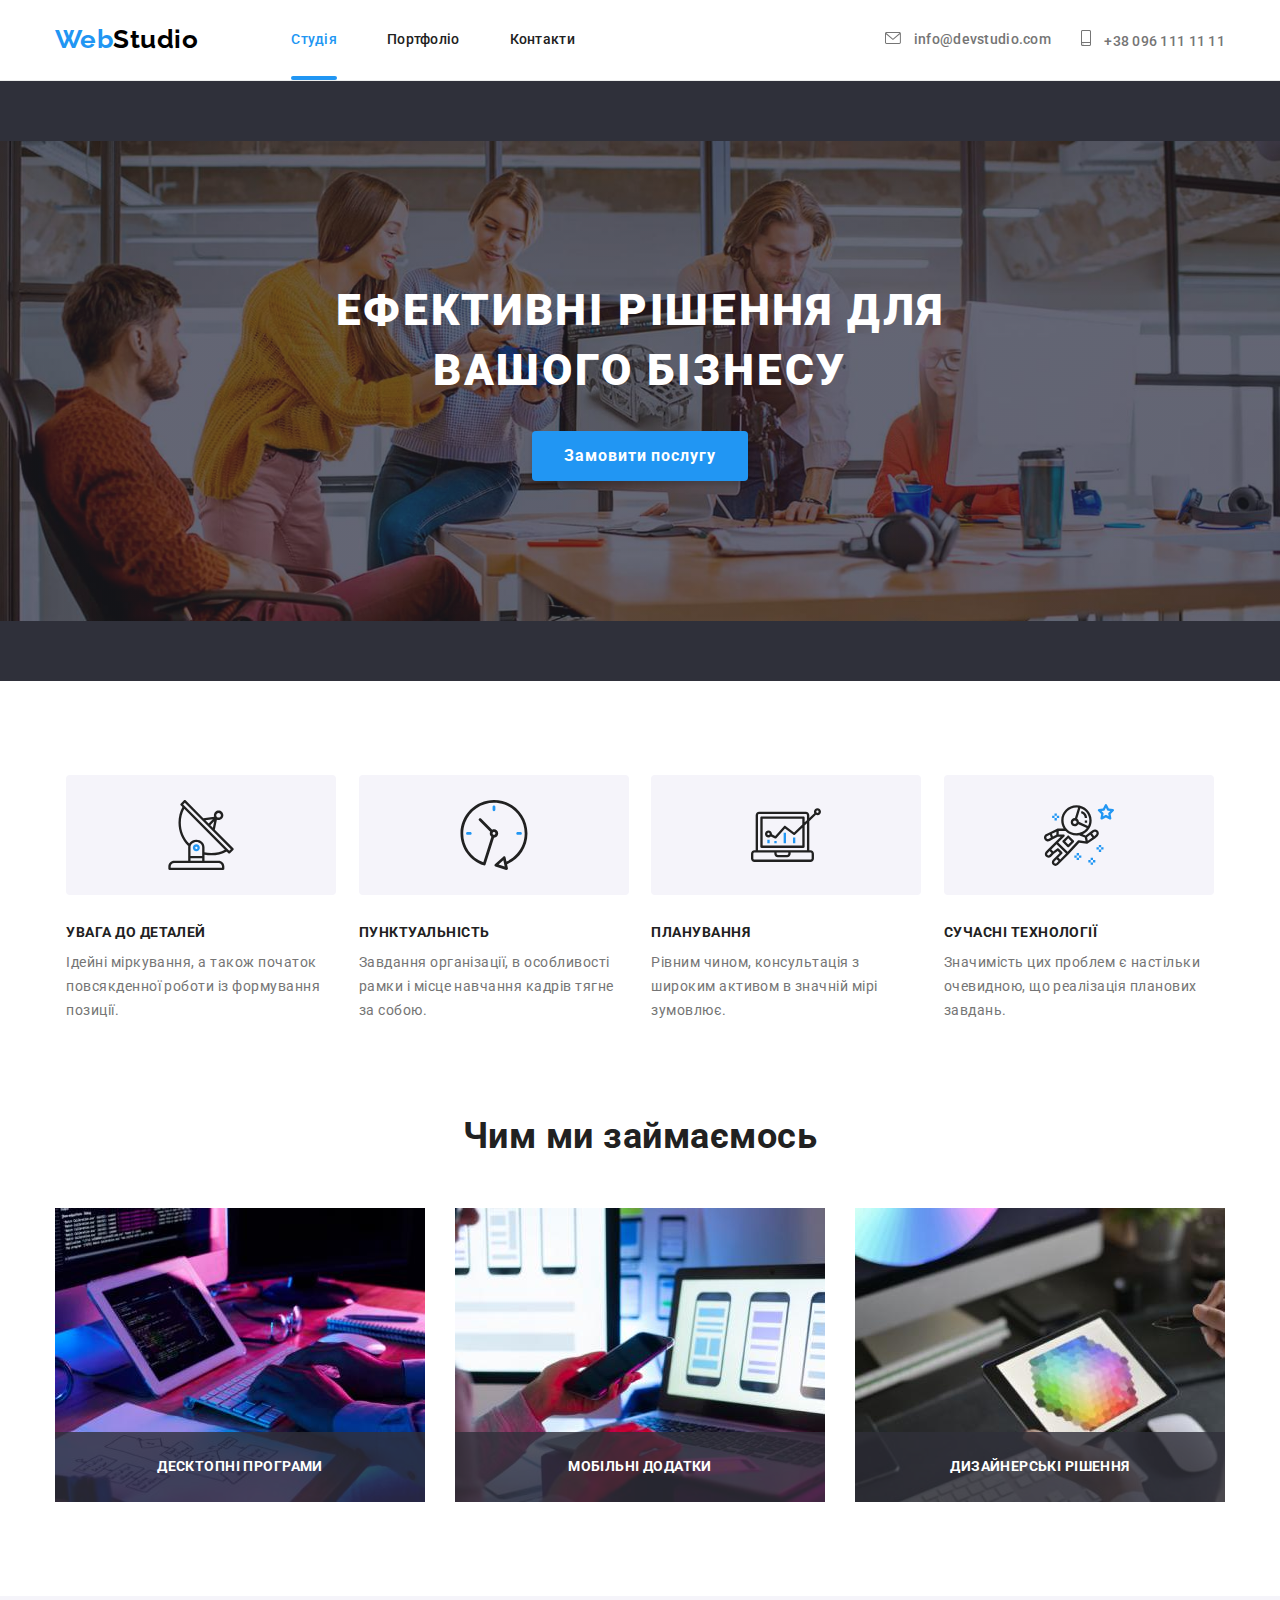
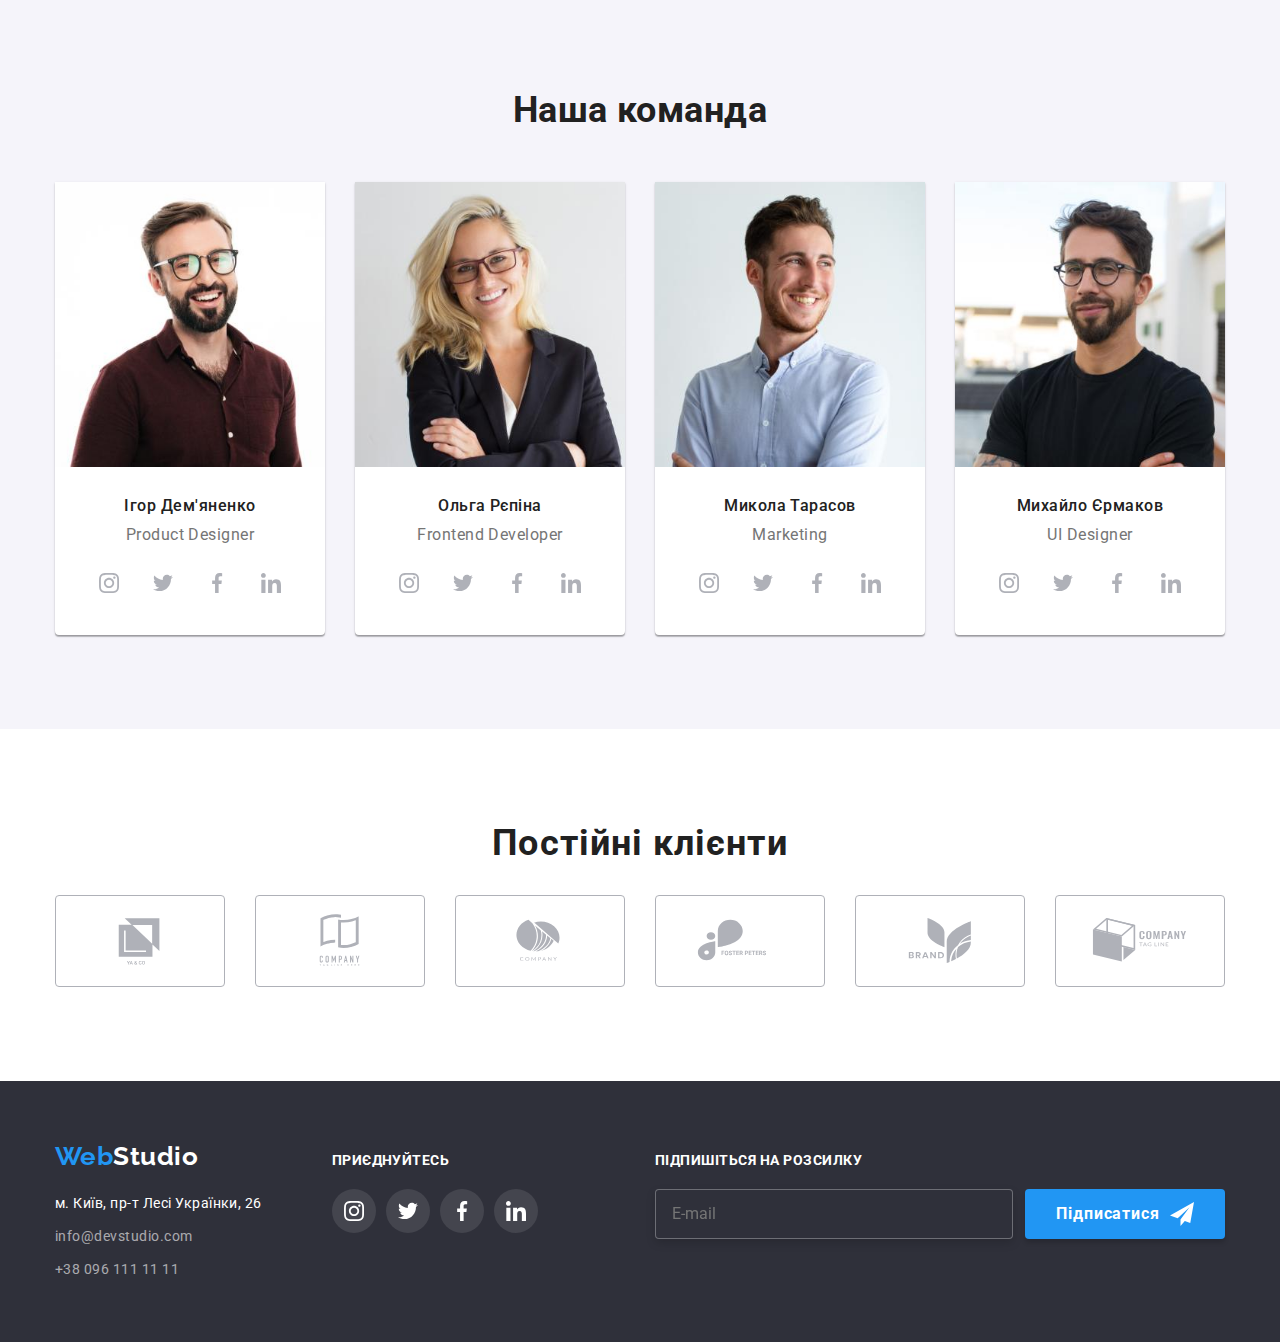
<file: index.html>
<!DOCTYPE html>
<html lang="uk">
  <head>
    <meta charset="UTF-8" />
    <meta http-equiv="X-UA-Compatible" content="IE=edge" />
    <meta name="viewport" content="width=device-width, initial-scale=1.0" />
    <title>WebStudio</title>
    <link rel="preconnect" href="https://fonts.googleapis.com" />
    <link rel="preconnect" href="https://fonts.gstatic.com" crossorigin />
    <link
      href="https://fonts.googleapis.com/css2?family=Raleway:wght@700&family=Roboto:wght@400;500;700;900&display=swap"
      rel="stylesheet"
    />
    <link
      rel="stylesheet"
      href="https://cdnjs.cloudflare.com/ajax/libs/modern-normalize/1.1.0/modern-normalize.css"
      integrity="sha512-Y0MM+V6ymRKN2zStTqzQ227DWhhp4Mzdo6gnlRnuaNCbc+YN/ZH0sBCLTM4M0oSy9c9VKiCvd4Jk44aCLrNS5Q=="
      crossorigin="anonymous"
      referrerpolicy="no-referrer"
    />
    <link rel="stylesheet" href="./css/main.min.css" />
  </head>
  <body>
    <!-- Верхня лінія -->
    <header class="page-header">
      <div class="page-header__container container">
        <a href="./index.html" class="logo" lang="en"
          >Web<span class="logo--header">Studio</span>
        </a>
        <div class="menu-container" id="menu-container" data-menu>
          <nav class="main-nav">
            <ul class="main-nav__list">
              <li class="main-nav__item">
                <a href="./index.html" class="main-nav__link current">Студія</a>
              </li>
              <li class="main-nav__item">
                <a href="./portfolio.html" class="main-nav__link">Портфоліо</a>
              </li>
              <li class="main-nav__item"><a href="#" class="main-nav__link">Контакти</a></li>
            </ul>
          </nav>
          <ul class="contact-list">
            <li class="contact-list__item contact-list__item--mobile-size">
              <a href="mailto:info@devstudio.com" class="contact-list__link">
                <svg class="contact-list__icon" width="16" height="12" aria-hidden="true">
                  <use href="./images/icons.svg#icon-envelope"></use>
                </svg>
                info@devstudio.com
              </a>
            </li>
            <li class="contact-list__item">
              <a href="tel:+380961111111" class="contact-list__link">
                <svg class="contact-list__icon" width="10" height="16" aria-hidden="true">
                  <use href="./images/icons.svg#icon-smartphone"></use>
                </svg>
                +38 096 111 11 11
              </a>
            </li>
          </ul>
          <ul class="main-social__list">
            <li class="main-social__item"><a href="#" class="main-social__link">Instagram</a></li>
            <li class="main-social__item"><a href="#" class="main-social__link">Twitter</a></li>
            <li class="main-social__item"><a href="#" class="main-social__link">Facebook</a></li>
            <li class="main-social__item"><a href="#" class="main-social__link">LinkedIn</a></li>
          </ul>
        </div>
        <button
          class="btn-menu"
          type="button"
          aria-expanded="false"
          aria-controls="menu-container"
          data-menu-btn
        >
          <svg
            class="btn-menu__icon-menu"
            width="40"
            height="40"
            aria-label="Кнопка навігаційного меню"
          >
            <use class="btn-menu__icon-menu--open" href="./images/icons.svg#icon-menu"></use>
            <use class="btn-menu__icon-menu--close" href="./images/icons.svg#icon-menu-close"></use>
          </svg>
        </button>
      </div>
    </header>

    <main>
      <!-- Шапка -->
      <section class="hero">
        <div class="hero__container container">
          <h1 class="hero__title">Ефективні рішення для вашого бізнесу</h1>
          <button type="button" class="hero__btn" data-modal-open>Замовити послугу</button>
        </div>
      </section>

      <!-- Особливості -->
      <section class="feature section">
        <div class="feature__container container">
          <h2 class="feature__title visually-hidden">Особливості</h2>
          <ul class="feature__list">
            <li class="feature__item">
              <div class="feature__icon-wrapper">
                <svg class="feature__icon" width="70" height="70" aria-hidden="true">
                  <use href="./images/icons.svg#icon-antenna"></use>
                </svg>
              </div>
              <h3 class="feature__subtitle">Увага до деталей</h3>
              <p class="feature__desc">
                Ідейні міркування, а також початок повсякденної роботи із формування позиції.
              </p>
            </li>
            <li class="feature__item">
              <div class="feature__icon-wrapper">
                <svg class="feature__icon" width="70" height="70" aria-hidden="true">
                  <use href="./images/icons.svg#icon-clock"></use>
                </svg>
              </div>
              <h3 class="feature__subtitle">Пунктуальність</h3>
              <p class="feature__desc">
                Завдання організації, в особливості рамки і місце навчання кадрів тягне за собою.
              </p>
            </li>
            <li class="feature__item">
              <div class="feature__icon-wrapper">
                <svg class="feature__icon" width="70" height="70" aria-hidden="true">
                  <use href="./images/icons.svg#icon-diagram"></use>
                </svg>
              </div>
              <h3 class="feature__subtitle">Планування</h3>
              <p class="feature__desc">
                Рівним чином, консультація з широким активом в значній мірі зумовлює.
              </p>
            </li>
            <li class="feature__item">
              <div class="feature__icon-wrapper">
                <svg class="feature__icon" width="70" height="70" aria-hidden="true">
                  <use href="./images/icons.svg#icon-astronaut"></use>
                </svg>
              </div>
              <h3 class="feature__subtitle">Сучасні технології</h3>
              <p class="feature__desc">
                Значимість цих проблем є настільки очевидною, що реалізація планових завдань.
              </p>
            </li>
          </ul>
        </div>
      </section>

      <!-- What we do section -->
      <section class="we-do section">
        <div class="we-do_container container">
          <h2 class="we-do__title">Чим ми займаємось</h2>
          <ul class="we-do__list">
            <li class="we-do__item">
              <div class="we-do__thumb">
                <img
                  srcset="
                    ./images/we-do/code-desktop-370.jpg         1x,
                    ./images/we-do/we-do@2x/code-desktop@2x.jpg 2x
                  "
                  src="./images/we-do/code-desktop-370.jpg"
                  alt="Робота з комп'ютером"
                  width="370"
                  height="294"
                  class="we-do__img"
                />
                <h3 class="we-do__subtitle">Десктопні програми</h3>
              </div>
            </li>
            <li class="we-do__item">
              <div class="we-do__thumb">
                <img
                  srcset="
                    ./images/we-do/phone-desktop-370.jpg         1x,
                    ./images/we-do/we-do@2x/phone-desktop@2x.jpg 2x
                  "
                  src="./images/we-do/phone-desktop-370.jpg"
                  alt="Презентація на ноутбуці"
                  width="370"
                  height="294"
                  class="we-do__img"
                />
                <h3 class="we-do__subtitle">Мобільні додатки</h3>
              </div>
            </li>
            <li class="we-do__item">
              <div class="we-do__thumb">
                <img
                  srcset="
                    ./images/we-do/tablet-desktop-370.jpg         1x,
                    ./images/we-do/we-do@2x/tablet-desktop@2x.jpg 2x
                  "
                  src="./images/we-do/tablet-desktop-370.jpg"
                  alt="Палітра кольорів на планшеті"
                  width="370"
                  height="294"
                  class="we-do__img"
                />
                <h3 class="we-do__subtitle">Дизайнерські рішення</h3>
              </div>
            </li>
          </ul>
        </div>
      </section>

      <!-- Our team/member section -->
      <section class="member section">
        <div class="member__container container">
          <h2 class="member__title">Наша команда</h2>
          <ul class="member__list">
            <li class="member__item">
              <picture>
                <source
                  srcset="
                    ./images/our-team/demyanenko-mobile-450.jpg            1x,
                    ./images/our-team/our-team@2x/demyanenko-mobile@2x.jpg 2x
                  "
                  media="(max-width: 767px)"
                />
                <source
                  srcset="
                    ./images/our-team/demyanenko-tablet-354.jpg            1x,
                    ./images/our-team/our-team@2x/demyanenko-tablet@2x.jpg 2x
                  "
                  media="(min-width: 768px)"
                />
                <source
                  srcset="
                    ./images/our-team/demyanenko-desktop-270.jpg            1x,
                    ./images/our-team/our-team@2x/demyanenko-desktop@2x.jpg 2x
                  "
                  media="(min-width: 1600px)"
                />
                <img
                  src="./images/our-team/demyanenko-desktop-270.jpg"
                  alt="Ігор Дем'яненко"
                  width="270"
                  height="260"
                  class="member__img"
                />
              </picture>
              <div class="member__text">
                <h3 class="member__name">Ігор Дем'яненко</h3>
                <p class="member__profession" lang="en">Product Designer</p>

                <ul class="social__list">
                  <li class="social__item">
                    <a href="#" class="social__link member__social">
                      <svg
                        class="social__icon"
                        width="20"
                        height="20"
                        aria-label="Посилання на Instagram"
                      >
                        <use href="./images/icons.svg#icon-instagram"></use>
                      </svg>
                    </a>
                  </li>
                  <li class="social__item">
                    <a href="#" class="social__link member__social">
                      <svg
                        class="social__icon"
                        width="20"
                        height="20"
                        aria-label="Посилання на Twitter"
                      >
                        <use href="./images/icons.svg#icon-twitter"></use>
                      </svg>
                    </a>
                  </li>
                  <li class="social__item">
                    <a href="#" class="social__link member__social">
                      <svg
                        class="social__icon"
                        width="20"
                        height="20"
                        aria-label="Посилання на Facebook"
                      >
                        <use href="./images/icons.svg#icon-facebook"></use>
                      </svg>
                    </a>
                  </li>
                  <li class="social__item">
                    <a href="#" class="social__link member__social">
                      <svg
                        class="social__icon"
                        width="20"
                        height="20"
                        aria-label="Посилання на LinkedIn"
                      >
                        <use href="./images/icons.svg#icon-linkedin"></use>
                      </svg>
                    </a>
                  </li>
                </ul>
              </div>
            </li>
            <li class="member__item">
              <picture>
                <source
                  srcset="
                    ./images/our-team/repina-mobile-450.jpg            1x,
                    ./images/our-team/our-team@2x/repina-mobile@2x.jpg 2x
                  "
                  media="(max-width: 767px)"
                />
                <source
                  srcset="
                    ./images/our-team/repina-tablet-354.jpg            1x,
                    ./images/our-team/our-team@2x/repina-tablet@2x.jpg 2x
                  "
                  media="(min-width: 768px)"
                />
                <source
                  srcset="
                    ./images/our-team/repina-desktop-270.jpg            1x,
                    ./images/our-team/our-team@2x/repina-desktop@2x.jpg 2x
                  "
                  media="(min-width: 1600px)"
                />
                <img
                  src="./images/our-team/repina-desktop-270.jpg"
                  alt="Ольга Рєпіна"
                  width="270"
                  height="260"
                  class="member__img"
                />
              </picture>
              <div class="member__text">
                <h3 class="member__name">Ольга Рєпіна</h3>
                <p class="member__profession" lang="en">Frontend Developer</p>
                <ul class="social__list">
                  <li class="social__item">
                    <a href="#" class="social__link member__social">
                      <svg
                        class="social__icon"
                        width="20"
                        height="20"
                        aria-label="Посилання на Instagram"
                      >
                        <use href="./images/icons.svg#icon-instagram"></use>
                      </svg>
                    </a>
                  </li>
                  <li class="social__item">
                    <a href="#" class="social__link member__social">
                      <svg
                        class="social__icon"
                        width="20"
                        height="20"
                        aria-label="Посилання на Twitter"
                      >
                        <use href="./images/icons.svg#icon-twitter"></use>
                      </svg>
                    </a>
                  </li>
                  <li class="social__item">
                    <a href="#" class="social__link member__social">
                      <svg
                        class="social__icon"
                        width="20"
                        height="20"
                        aria-label="Посилання на Facebook"
                      >
                        <use href="./images/icons.svg#icon-facebook"></use>
                      </svg>
                    </a>
                  </li>
                  <li class="social__item">
                    <a href="#" class="social__link member__social">
                      <svg
                        class="social__icon"
                        width="20"
                        height="20"
                        aria-label="Посилання на LinkedIn"
                      >
                        <use href="./images/icons.svg#icon-linkedin"></use>
                      </svg>
                    </a>
                  </li>
                </ul>
              </div>
            </li>
            <li class="member__item">
              <picture>
                <source
                  srcset="
                    ./images/our-team/tarasov-mobile-450.jpg            1x,
                    ./images/our-team/our-team@2x/tarasov-mobile@2x.jpg 2x
                  "
                  media="(max-width: 767px)"
                />
                <source
                  srcset="
                    ./images/our-team/tarasov-tablet-354.jpg            1x,
                    ./images/our-team/our-team@2x/tarasov-tablet@2x.jpg 2x
                  "
                  media="(min-width: 768px)"
                />
                <source
                  srcset="
                    ./images/our-team/tarasov-desktop-270.jpg            1x,
                    ./images/our-team/our-team@2x/tarasov-desktop@2x.jpg 2x
                  "
                  media="(min-width: 1600px)"
                />
                <img
                  src="./images/our-team/tarasov-desktop-270.jpg"
                  alt="Микола Тарасов"
                  width="270"
                  height="260"
                  class="member__img"
                />
              </picture>
              <div class="member__text">
                <h3 class="member__name">Микола Тарасов</h3>
                <p class="member__profession" lang="en">Marketing</p>
                <ul class="social__list">
                  <li class="social__item">
                    <a href="#" class="social__link member__social">
                      <svg
                        class="social__icon"
                        width="20"
                        height="20"
                        aria-label="Посилання на Instagram"
                      >
                        <use href="./images/icons.svg#icon-instagram"></use>
                      </svg>
                    </a>
                  </li>
                  <li class="social__item">
                    <a href="#" class="social__link member__social">
                      <svg
                        class="social__icon"
                        width="20"
                        height="20"
                        aria-label="Посилання на Twitter"
                      >
                        <use href="./images/icons.svg#icon-twitter"></use>
                      </svg>
                    </a>
                  </li>
                  <li class="social__item">
                    <a href="#" class="social__link member__social">
                      <svg
                        class="social__icon"
                        width="20"
                        height="20"
                        aria-label="Посилання на Facebook"
                      >
                        <use href="./images/icons.svg#icon-facebook"></use>
                      </svg>
                    </a>
                  </li>
                  <li class="social__item">
                    <a href="#" class="social__link member__social">
                      <svg
                        class="social__icon"
                        width="20"
                        height="20"
                        aria-label="Посилання на LinkedIn"
                      >
                        <use href="./images/icons.svg#icon-linkedin"></use>
                      </svg>
                    </a>
                  </li>
                </ul>
              </div>
            </li>
            <li class="member__item">
              <picture>
                <source
                  srcset="
                    ./images/our-team/ermakov-mobile-450.jpg            1x,
                    ./images/our-team/our-team@2x/ermakov-mobile@2x.jpg 2x
                  "
                  media="(max-width: 767px)"
                />
                <source
                  srcset="
                    ./images/our-team/ermakov-tablet-354.jpg            1x,
                    ./images/our-team/our-team@2x/ermakov-tablet@2x.jpg 2x
                  "
                  media="(min-width: 768px)"
                />
                <source
                  srcset="
                    ./images/our-team/ermakov-desktop-270.jpg            1x,
                    ./images/our-team/our-team@2x/ermakov-desktop@2x.jpg 2x
                  "
                  media="(min-width: 1600px)"
                />
                <img
                  src="./images/our-team/ermakov-desktop-270.jpg"
                  alt="Михайло Єрмаков"
                  width="270"
                  height="260"
                  class="member__img"
                />
              </picture>
              <div class="member__text">
                <h3 class="member__name">Михайло Єрмаков</h3>
                <p class="member__profession" lang="en">UI Designer</p>
                <ul class="social__list">
                  <li class="social__item">
                    <a href="#" class="social__link member__social">
                      <svg
                        class="social__icon"
                        width="20"
                        height="20"
                        aria-label="Посилання на Instagram"
                      >
                        <use href="./images/icons.svg#icon-instagram"></use>
                      </svg>
                    </a>
                  </li>
                  <li class="social__item">
                    <a href="#" class="social__link member__social">
                      <svg
                        class="social__icon"
                        width="20"
                        height="20"
                        aria-label="Посилання на Twitter"
                      >
                        <use href="./images/icons.svg#icon-twitter"></use>
                      </svg>
                    </a>
                  </li>
                  <li class="social__item">
                    <a href="#" class="social__link member__social">
                      <svg
                        class="social__icon"
                        width="20"
                        height="20"
                        aria-label="Посилання на Facebook"
                      >
                        <use href="./images/icons.svg#icon-facebook"></use>
                      </svg>
                    </a>
                  </li>
                  <li class="social__item">
                    <a href="#" class="social__link member__social">
                      <svg
                        class="social__icon"
                        width="20"
                        height="20"
                        aria-label="Посилання на LinkedIn"
                      >
                        <use href="./images/icons.svg#icon-linkedin"></use>
                      </svg>
                    </a>
                  </li>
                </ul>
              </div>
            </li>
          </ul>
        </div>
      </section>

      <!-- Regular clients -->
      <section class="client section">
        <div class="client__container container">
          <h2 class="client__title">Постійні клієнти</h2>
          <ul class="client__list">
            <li class="client__item">
              <a href="#" class="client__link">
                <svg
                  class="client__icon"
                  width="106"
                  height="60"
                  aria-label="Посилання на Ya and Co"
                >
                  <use href="./images/icons.svg#icon-ya-and-co"></use>
                </svg>
              </a>
            </li>
            <li class="client__item">
              <a href="#" class="client__link">
                <svg
                  class="client__icon"
                  width="106"
                  height="60"
                  aria-label="Посилання на Company tagline here"
                >
                  <use href="./images/icons.svg#icon-company-tagline-here"></use>
                </svg>
              </a>
            </li>
            <li class="client__item">
              <a href="#" class="client__link">
                <svg class="client__icon" width="106" height="60" aria-label="Посилання на Company">
                  <use href="./images/icons.svg#icon-company"></use>
                </svg>
              </a>
            </li>
            <li class="client__item">
              <a href="#" class="client__link">
                <svg
                  class="client__icon"
                  width="106"
                  height="60"
                  aria-label="Посилання на Foster peters"
                >
                  <use href="./images/icons.svg#icon-foster-peters"></use>
                </svg>
              </a>
            </li>
            <li class="client__item">
              <a href="#" class="client__link">
                <svg class="client__icon" width="106" height="60" aria-label="Посилання на Brand">
                  <use href="./images/icons.svg#icon-brand"></use>
                </svg>
              </a>
            </li>
            <li class="client__item">
              <a href="#" class="client__link">
                <svg
                  class="client__icon"
                  width="106"
                  height="60"
                  aria-label="Посилання на Company tagline"
                >
                  <use href="./images/icons.svg#icon-company-tagline"></use>
                </svg>
              </a>
            </li>
          </ul>
        </div>
      </section>

      <!-- Modal window -->
      <div class="backdrop is-hidden" data-modal>
        <div class="modal">
          <button type="button" class="modal__close-btn" data-modal-close>
            <svg class="modal__close-icon" width="18" height="18" aria-label="Закрити">
              <use href="./images/icons.svg#icon-close-modal"></use>
            </svg>
          </button>
          <p class="modal__title">Залишіть свої дані, ми вам передзвонимо</p>
          <form class="form-order">
            <div class="form-order__field">
              <label class="form-order__label" for="name-order">Ім'я</label>
              <div class="form-order__input-thumb">
                <input class="form-order__input" type="text" name="name-order" id="name-order" />
                <svg class="form-order__icon" width="18px" height="18px" aria-hidden="true">
                  <use href="./images/icons.svg#icon-person-modal"></use>
                </svg>
              </div>
            </div>
            <div class="form-order__field">
              <label class="form-order__label" for="tel-order">Телефон</label>
              <div class="form-order__input-thumb">
                <input class="form-order__input" type="tel" name="tel-order" id="tel-order" />
                <svg class="form-order__icon" width="18px" height="18px" aria-hidden="true">
                  <use href="./images/icons.svg#icon-phone-modal"></use>
                </svg>
              </div>
            </div>
            <div class="form-order__field">
              <label class="form-order__label" for="email-order">Пошта</label>
              <div class="form-order__input-thumb">
                <input class="form-order__input" type="email" name="email-order" id="email-order" />
                <svg class="form-order__icon" width="18px" height="18px" aria-hidden="true">
                  <use href="./images/icons.svg#icon-email-modal"></use>
                </svg>
              </div>
            </div>
            <div class="form-order__field">
              <label class="form-order__label" for="comment-order">Коментарій</label>
              <textarea
                class="form-order__textarea"
                name="comment-order"
                id="comment-order"
                cols="30"
                rows="10"
                placeholder="Введіть текст"
              ></textarea>
            </div>
            <div class="form-order__privacy-field">
              <label class="form-order__privacy-label">
                <input class="form-order__privacy-imput" type="checkbox" name="privacy-checkbox" />
                <span class="form-order__privacy-checkbox"></span>
                Погоджуюся з розсилкою та приймаю
                <a href="#" class="form-order__privacy-link">Умови договору</a>
              </label>
            </div>
            <button class="form-order__send-btn" type="submit">Відправити</button>
          </form>
        </div>
      </div>
    </main>

    <!-- Підвал -->
    <footer class="page-footer">
      <div class="page-footer__container container">
        <div class="page-footer__address-wrapper">
          <a href="./index.html" class="logo" lang="en"
            >Web<span class="logo--footer">Studio</span></a
          >
          <address>
            <ul class="address__list">
              <li class="address__item">
                <a
                  href="https://goo.gl/maps/CPtrU1FHBa2aNyZL9"
                  target="_blank"
                  rel="noopener noreferrer"
                  class="address__link address__link--location"
                  >м. Київ, пр-т Лесі Українки, 26</a
                >
              </li>
              <li class="address__item">
                <a href="mailto:info@devstudio.com" class="address__link">info@devstudio.com</a>
              </li>
              <li class="address__item">
                <a href="tel:+380961111111" class="address__link">+38 096 111 11 11</a>
              </li>
            </ul>
          </address>
        </div>

        <div class="page-footer__social-wrapper">
          <p class="page-footer__social-title">Приєднуйтесь</p>
          <ul class="social__list">
            <li class="social__item">
              <a href="#" class="social__link page-footer__social">
                <svg
                  class="social__icon"
                  width="20"
                  height="20"
                  aria-label="Посилання на Instagram"
                >
                  <use href="./images/icons.svg#icon-instagram"></use>
                </svg>
              </a>
            </li>
            <li class="social__item">
              <a href="#" class="social__link page-footer__social">
                <svg class="social__icon" width="20" height="20" aria-label="Посилання на Twitter">
                  <use href="./images/icons.svg#icon-twitter"></use>
                </svg>
              </a>
            </li>
            <li class="social__item">
              <a href="#" class="social__link page-footer__social">
                <svg class="social__icon" width="20" height="20" aria-label="Посилання на Facebook">
                  <use href="./images/icons.svg#icon-facebook"></use>
                </svg>
              </a>
            </li>
            <li class="social__item">
              <a href="#" class="social__link page-footer__social">
                <svg class="social__icon" width="20" height="20" aria-label="Посилання на LinkedIn">
                  <use href="./images/icons.svg#icon-linkedin"></use>
                </svg>
              </a>
            </li>
          </ul>
        </div>

        <div class="page-footer__newsletter-wrapper">
          <p class="newsletter__title">Підпишіться на розсилку</p>
          <form class="newsletter__form">
            <input
              type="email"
              class="newsletter__input"
              name="email-newsletter"
              id="email-newsletter"
              placeholder="E-mail"
            />
            <button type="submit" class="newsletter__btn">
              Підписатися
              <svg class="newsletter__icon-btn" width="24" height="24" aria-hidden="true">
                <use href="./images/icons.svg#icon-send-btn"></use>
              </svg>
            </button>
          </form>
        </div>
      </div>
    </footer>
    <script src="./js/modal.js"></script>
    <script src="./js/menu.js"></script>
  </body>
</html>
</file>
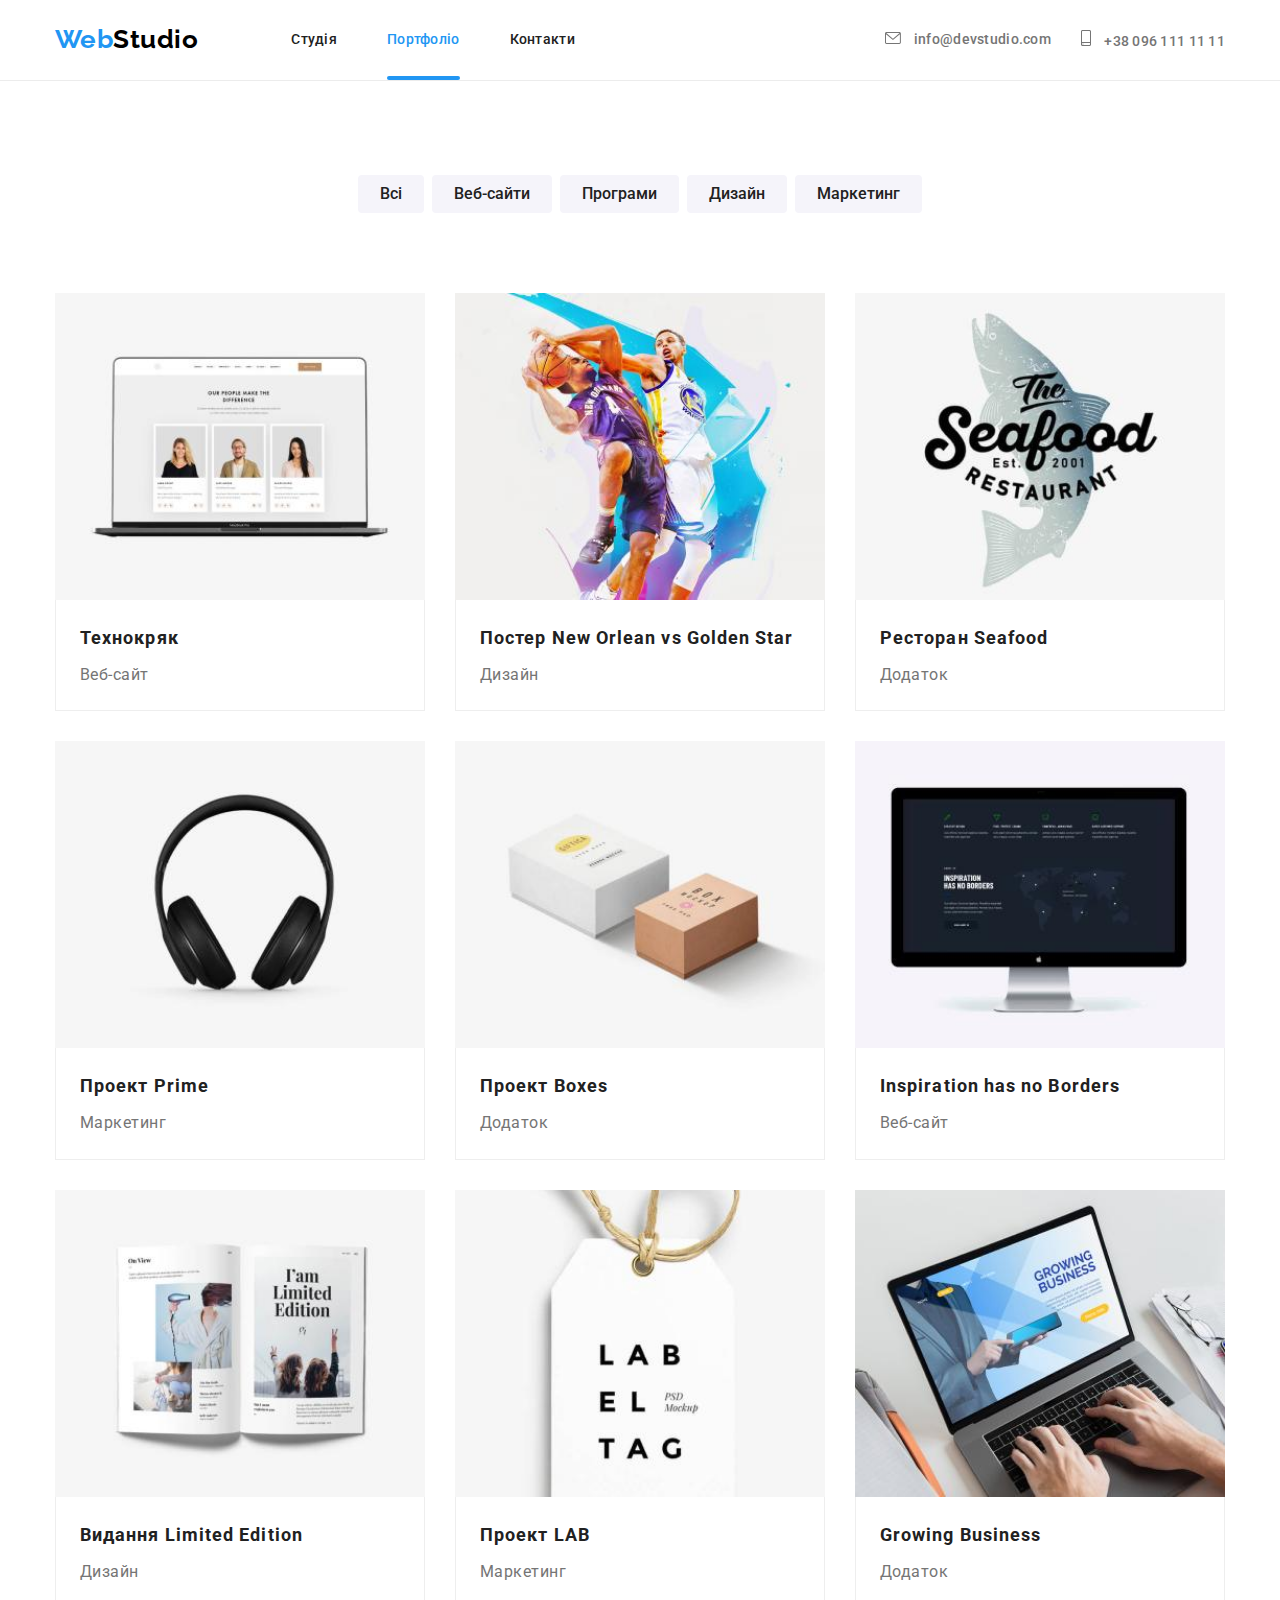
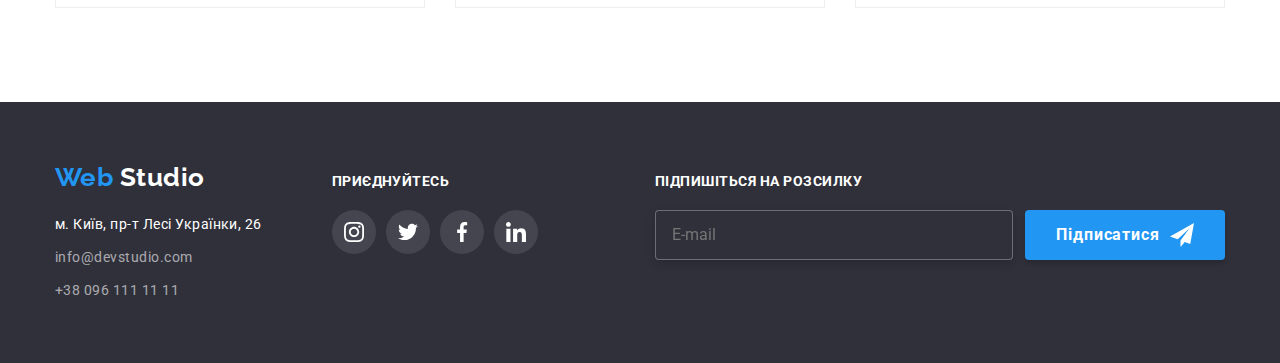
<file: portfolio.html>
<!DOCTYPE html>
<html lang="uk">
  <head>
    <meta charset="UTF-8" />
    <meta http-equiv="X-UA-Compatible" content="IE=edge" />
    <meta name="viewport" content="width=device-width, initial-scale=1.0" />
    <title>Portfolio</title>
    <link rel="preconnect" href="https://fonts.googleapis.com" />
    <link rel="preconnect" href="https://fonts.gstatic.com" crossorigin />
    <link
      href="https://fonts.googleapis.com/css2?family=Raleway:wght@700&family=Roboto:wght@400;500;700;900&display=swap"
      rel="stylesheet"
    />
    <link
      rel="stylesheet"
      href="https://cdnjs.cloudflare.com/ajax/libs/modern-normalize/1.1.0/modern-normalize.css"
      integrity="sha512-Y0MM+V6ymRKN2zStTqzQ227DWhhp4Mzdo6gnlRnuaNCbc+YN/ZH0sBCLTM4M0oSy9c9VKiCvd4Jk44aCLrNS5Q=="
      crossorigin="anonymous"
      referrerpolicy="no-referrer"
    />
    <link rel="stylesheet" href="./css/main.min.css" />
  </head>
  <body>
    <header class="page-header">
      <div class="page-header__container container">
        <a href="./index.html" class="logo" lang="en"
          >Web<span class="logo--header">Studio</span>
        </a>
        <div class="menu-container" id="menu-container" data-menu>
          <nav class="main-nav">
            <ul class="main-nav__list">
              <li class="main-nav__item">
                <a href="./index.html" class="main-nav__link">Студія</a>
              </li>
              <li class="main-nav__item">
                <a href="./portfolio.html" class="main-nav__link current">Портфоліо</a>
              </li>
              <li class="main-nav__item"><a href="#" class="main-nav__link">Контакти</a></li>
            </ul>
          </nav>
          <ul class="contact-list">
            <li class="contact-list__item contact-list__item--mobile-size">
              <a href="mailto:info@devstudio.com" class="contact-list__link">
                <svg class="contact-list__icon" width="16" height="12" aria-hidden="true">
                  <use href="./images/icons.svg#icon-envelope"></use>
                </svg>
                info@devstudio.com
              </a>
            </li>
            <li class="contact-list__item">
              <a href="tel:+380961111111" class="contact-list__link">
                <svg class="contact-list__icon" width="10" height="16" aria-hidden="true">
                  <use href="./images/icons.svg#icon-smartphone"></use>
                </svg>
                +38 096 111 11 11
              </a>
            </li>
          </ul>
          <ul class="main-social__list">
            <li class="main-social__item"><a href="#" class="main-social__link">Instagram</a></li>
            <li class="main-social__item"><a href="#" class="main-social__link">Twitter</a></li>
            <li class="main-social__item"><a href="#" class="main-social__link">Facebook</a></li>
            <li class="main-social__item"><a href="#" class="main-social__link">LinkedIn</a></li>
          </ul>
        </div>
        <button
          class="btn-menu"
          type="button"
          aria-expanded="false"
          aria-controls="menu-container"
          data-menu-btn
        >
          <svg
            class="btn-menu__icon-menu"
            width="40"
            height="40"
            aria-label="Кнопка навігаційного меню"
          >
            <use class="btn-menu__icon-menu--open" href="./images/icons.svg#icon-menu"></use>
            <use class="btn-menu__icon-menu--close" href="./images/icons.svg#icon-menu-close"></use>
          </svg>
        </button>
      </div>
    </header>

    <main>
      <section>
        <div class="container portfolio">
          <h1 class="portfolio_title visually-hidden">Портфоліо</h1>
          <ul class="filter__list">
            <li class="filter__item"><button type="button" class="filter__btn">Всі</button></li>
            <li class="filter__item">
              <button type="button" class="filter__btn">Веб-сайти</button>
            </li>
            <li class="filter__item">
              <button type="button" class="filter__btn">Програми</button>
            </li>
            <li class="filter__item"><button type="button" class="filter__btn">Дизайн</button></li>
            <li class="filter__item">
              <button type="button" class="filter__btn">Маркетинг</button>
            </li>
          </ul>

          <ul class="preview__list">
            <li class="preview__item">
              <a href="#" class="preview__link">
                <div class="preview__thumb-img">
                  <picture>
                    <source
                      srcset="
                        ./images/portfolio/technocrack-mobile-450.jpg             1x,
                        ./images/portfolio/portfolio@2x/technocrack-mobile@2x.jpg 2x
                      "
                      media="(max-width: 767px)"
                    />
                    <source
                      srcset="
                        ./images/portfolio/technocrack-tablet-354.jpg             1x,
                        ./images/portfolio/portfolio@2x/technocrack-tablet@2x.jpg 2x
                      "
                      media="(min-width: 768px)"
                    />
                    <source
                      srcset="
                        ./images/portfolio/technocrack-desktop-370.jpg             1x,
                        ./images/portfolio/portfolio@2x/technocrack-desktop@2x.jpg 2x
                      "
                      media="(min-width: 1600px)"
                    />
                    <img
                      src="./images/portfolio/technocrack-desktop-370.jpg"
                      alt="Технокряк"
                      width="370"
                      height="294"
                      class="preview__img"
                    />
                  </picture>
                  <p class="preview__desc-overlay">
                    Ресурс пропонує комплексні пропозиції з різним рівнем функціоналу та сервісів.
                    Все це дозволить відвідувачу отримати вичерпні відомості про компанію чи
                    приватну особу.
                  </p>
                </div>
                <div class="preview__text">
                  <h2 class="preview__title">Технокряк</h2>
                  <p class="preview__desc">Веб-сайт</p>
                </div>
              </a>
            </li>
            <li class="preview__item">
              <a href="#" class="preview__link">
                <div class="preview__thumb-img">
                  <picture>
                    <source
                      srcset="
                        ./images/portfolio/poster-mobile-450.jpg             1x,
                        ./images/portfolio/portfolio@2x/poster-mobile@2x.jpg 2x
                      "
                      media="(max-width: 767px)"
                    />
                    <source
                      srcset="
                        ./images/portfolio/poster-tablet-354.jpg             1x,
                        ./images/portfolio/portfolio@2x/poster-tablet@2x.jpg 2x
                      "
                      media="(min-width: 768px)"
                    />
                    <source
                      srcset="
                        ./images/portfolio/poster-desktop-370.jpg             1x,
                        ./images/portfolio/portfolio@2x/poster-desktop@2x.jpg 2x
                      "
                      media="(min-width: 1600px)"
                    />
                    <img
                      src="./images/portfolio/poster-desktop-370.jpg"
                      alt="Постер New Orlean vs Golden Star"
                      width="370"
                      height="294"
                      class="preview__img"
                    />
                  </picture>
                  <p class="preview__desc-overlay">
                    Ресурс пропонує комплексні пропозиції з різним рівнем функціоналу та сервісів.
                    Все це дозволить відвідувачу отримати вичерпні відомості про компанію чи
                    приватну особу.
                  </p>
                </div>
                <div class="preview__text">
                  <h2 class="preview__title">
                    Постер <span lang="en">New Orlean vs Golden Star</span>
                  </h2>
                  <p class="preview__desc">Дизайн</p>
                </div>
              </a>
            </li>
            <li class="preview__item">
              <a href="#" class="preview__link">
                <div class="preview__thumb-img">
                  <picture>
                    <source
                      srcset="
                        ./images/portfolio/seafood-mobile-450.jpg             1x,
                        ./images/portfolio/portfolio@2x/seafood-mobile@2x.jpg 2x
                      "
                      media="(max-width: 767px)"
                    />
                    <source
                      srcset="
                        ./images/portfolio/seafood-tablet-354.jpg             1x,
                        ./images/portfolio/portfolio@2x/seafood-tablet@2x.jpg 2x
                      "
                      media="(min-width: 768px)"
                    />
                    <source
                      srcset="
                        ./images/portfolio/seafood-desktop-370.jpg             1x,
                        ./images/portfolio/portfolio@2x/seafood-desktop@2x.jpg 2x
                      "
                      media="(min-width: 1600px)"
                    />
                    <img
                      src="./images/portfolio/seafood-desktop-370.jpg"
                      alt="Ресторан Seafood"
                      width="370"
                      height="294"
                      class="preview__img"
                    />
                  </picture>
                  <p class="preview__desc-overlay">
                    Ресурс пропонує комплексні пропозиції з різним рівнем функціоналу та сервісів.
                    Все це дозволить відвідувачу отримати вичерпні відомості про компанію чи
                    приватну особу.
                  </p>
                </div>
                <div class="preview__text">
                  <h2 class="preview__title">Ресторан <span lang="en">Seafood</span></h2>
                  <p class="preview__desc">Додаток</p>
                </div></a
              >
            </li>
            <li class="preview__item">
              <a href="#" class="preview__link">
                <div class="preview__thumb-img">
                  <picture>
                    <source
                      srcset="
                        ./images/portfolio/prime-mobile-450.jpg             1x,
                        ./images/portfolio/portfolio@2x/prime-mobile@2x.jpg 2x
                      "
                      media="(max-width: 767px)"
                    />
                    <source
                      srcset="
                        ./images/portfolio/prime-tablet-354.jpg             1x,
                        ./images/portfolio/portfolio@2x/prime-tablet@2x.jpg 2x
                      "
                      media="(min-width: 768px)"
                    />
                    <source
                      srcset="
                        ./images/portfolio/prime-desktop-370.jpg             1x,
                        ./images/portfolio/portfolio@2x/prime-desktop@2x.jpg 2x
                      "
                      media="(min-width: 1600px)"
                    />
                    <img
                      src="./images/portfolio/prime-desktop-370.jpg"
                      alt="Проект Prime"
                      width="370"
                      height="294"
                      class="preview__img"
                    />
                  </picture>
                  <p class="preview__desc-overlay">
                    Ресурс пропонує комплексні пропозиції з різним рівнем функціоналу та сервісів.
                    Все це дозволить відвідувачу отримати вичерпні відомості про компанію чи
                    приватну особу.
                  </p>
                </div>
                <div class="preview__text">
                  <h2 class="preview__title">Проект <span lang="en">Prime</span></h2>
                  <p class="preview__desc">Маркетинг</p>
                </div></a
              >
            </li>
            <li class="preview__item">
              <a href="#" class="preview__link">
                <div class="preview__thumb-img">
                  <picture>
                    <source
                      srcset="
                        ./images/portfolio/boxes-mobile-450.jpg             1x,
                        ./images/portfolio/portfolio@2x/boxes-mobile@2x.jpg 2x
                      "
                      media="(max-width: 767px)"
                    />
                    <source
                      srcset="
                        ./images/portfolio/boxes-tablet-354.jpg             1x,
                        ./images/portfolio/portfolio@2x/boxes-tablet@2x.jpg 2x
                      "
                      media="(min-width: 768px)"
                    />
                    <source
                      srcset="
                        ./images/portfolio/boxes-desktop-370.jpg             1x,
                        ./images/portfolio/portfolio@2x/boxes-desktop@2x.jpg 2x
                      "
                      media="(min-width: 1600px)"
                    />
                    <img
                      src="./images/portfolio/boxes-desktop-370.jpg"
                      alt="Проект Boxes"
                      width="370"
                      height="294"
                      class="preview__img"
                    />
                  </picture>
                  <p class="preview__desc-overlay">
                    Ресурс пропонує комплексні пропозиції з різним рівнем функціоналу та сервісів.
                    Все це дозволить відвідувачу отримати вичерпні відомості про компанію чи
                    приватну особу.
                  </p>
                </div>
                <div class="preview__text">
                  <h2 class="preview__title">Проект <span lang="en">Boxes</span></h2>
                  <p class="preview__desc">Додаток</p>
                </div></a
              >
            </li>
            <li class="preview__item">
              <a href="#" class="preview__link">
                <div class="preview__thumb-img">
                  <picture>
                    <source
                      srcset="
                        ./images/portfolio/inspiration-mobile-450.jpg             1x,
                        ./images/portfolio/portfolio@2x/inspiration-mobile@2x.jpg 2x
                      "
                      media="(max-width: 767px)"
                    />
                    <source
                      srcset="
                        ./images/portfolio/inspiration-tablet-354.jpg             1x,
                        ./images/portfolio/portfolio@2x/inspiration-tablet@2x.jpg 2x
                      "
                      media="(min-width: 768px)"
                    />
                    <source
                      srcset="
                        ./images/portfolio/inspiration-desktop-370.jpg             1x,
                        ./images/portfolio/portfolio@2x/inspiration-desktop@2x.jpg 2x
                      "
                      media="(min-width: 1600px)"
                    />
                    <img
                      src="./images/portfolio/inspiration-desktop-370.jpg"
                      alt="Inspiration has no Borders"
                      width="370"
                      height="294"
                      class="preview__img"
                    />
                  </picture>
                  <p class="preview__desc-overlay">
                    Ресурс пропонує комплексні пропозиції з різним рівнем функціоналу та сервісів.
                    Все це дозволить відвідувачу отримати вичерпні відомості про компанію чи
                    приватну особу.
                  </p>
                </div>
                <div class="preview__text">
                  <h2 class="preview__title" lang="en">Inspiration has no Borders</h2>
                  <p class="preview__desc">Веб-сайт</p>
                </div></a
              >
            </li>
            <li class="preview__item">
              <a href="#" class="preview__link">
                <div class="preview__thumb-img">
                  <picture>
                    <source
                      srcset="
                        ./images/portfolio/limited-edition-mobile-450.jpg             1x,
                        ./images/portfolio/portfolio@2x/limited-edition-mobile@2x.jpg 2x
                      "
                      media="(max-width: 767px)"
                    />
                    <source
                      srcset="
                        ./images/portfolio/limited-edition-tablet-354.jpg             1x,
                        ./images/portfolio/portfolio@2x/limited-edition-tablet@2x.jpg 2x
                      "
                      media="(min-width: 768px)"
                    />
                    <source
                      srcset="
                        ./images/portfolio/limited-edition-desktop-370.jpg             1x,
                        ./images/portfolio/portfolio@2x/limited-edition-desktop@2x.jpg 2x
                      "
                      media="(min-width: 1600px)"
                    />
                    <img
                      src="./images/portfolio/limited-edition-desktop-370.jpg"
                      alt="Видання Limited Edition"
                      width="370"
                      height="294"
                      class="preview__img"
                    />
                  </picture>
                  <p class="preview__desc-overlay">
                    Ресурс пропонує комплексні пропозиції з різним рівнем функціоналу та сервісів.
                    Все це дозволить відвідувачу отримати вичерпні відомості про компанію чи
                    приватну особу.
                  </p>
                </div>
                <div class="preview__text">
                  <h2 class="preview__title">Видання <span lang="en">Limited Edition</span></h2>
                  <p class="preview__desc">Дизайн</p>
                </div></a
              >
            </li>
            <li class="preview__item">
              <a href="#" class="preview__link">
                <div class="preview__thumb-img">
                  <picture>
                    <source
                      srcset="
                        ./images/portfolio/lab-mobile-450.jpg             1x,
                        ./images/portfolio/portfolio@2x/lab-mobile@2x.jpg 2x
                      "
                      media="(max-width: 767px)"
                    />
                    <source
                      srcset="
                        ./images/portfolio/lab-tablet-354.jpg             1x,
                        ./images/portfolio/portfolio@2x/lab-tablet@2x.jpg 2x
                      "
                      media="(min-width: 768px)"
                    />
                    <source
                      srcset="
                        ./images/portfolio/lab-desktop-370.jpg             1x,
                        ./images/portfolio/portfolio@2x/lab-desktop@2x.jpg 2x
                      "
                      media="(min-width: 1600px)"
                    />
                    <img
                      src="./images/portfolio/lab-desktop-370.jpg"
                      alt="Проект LAB"
                      width="370"
                      height="294"
                      class="preview__img"
                    />
                  </picture>
                  <p class="preview__desc-overlay">
                    Ресурс пропонує комплексні пропозиції з різним рівнем функціоналу та сервісів.
                    Все це дозволить відвідувачу отримати вичерпні відомості про компанію чи
                    приватну особу.
                  </p>
                </div>
                <div class="preview__text">
                  <h2 class="preview__title">Проект <span lang="en">LAB</span></h2>
                  <p class="preview__desc">Маркетинг</p>
                </div></a
              >
            </li>
            <li class="preview__item">
              <a href="#" class="preview__link">
                <div class="preview__thumb-img">
                  <picture>
                    <source
                      srcset="
                        ./images/portfolio/growing-business-mobile-450.jpg             1x,
                        ./images/portfolio/portfolio@2x/growing-business-mobile@2x.jpg 2x
                      "
                      media="(max-width: 767px)"
                    />
                    <source
                      srcset="
                        ./images/portfolio/growing-business-tablet-354.jpg             1x,
                        ./images/portfolio/portfolio@2x/growing-business-tablet@2x.jpg 2x
                      "
                      media="(min-width: 768px)"
                    />
                    <source
                      srcset="
                        ./images/portfolio/growing-business-desktop-370.jpg             1x,
                        ./images/portfolio/portfolio@2x/growing-business-desktop@2x.jpg 2x
                      "
                      media="(min-width: 1600px)"
                    />
                    <img
                      src="./images/portfolio/growing-business-desktop-370.jpg"
                      alt="Growing Business"
                      width="370"
                      height="294"
                      class="preview__img"
                    />
                  </picture>
                  <p class="preview__desc-overlay">
                    Ресурс пропонує комплексні пропозиції з різним рівнем функціоналу та сервісів.
                    Все це дозволить відвідувачу отримати вичерпні відомості про компанію чи
                    приватну особу.
                  </p>
                </div>
                <div class="preview__text">
                  <h2 class="preview__title" lang="en">Growing Business</h2>
                  <p class="preview__desc">Додаток</p>
                </div></a
              >
            </li>
          </ul>
        </div>
      </section>
    </main>

    <footer class="page-footer">
      <div class="page-footer__container container">
        <div class="page-footer__address-wrapper">
          <a href="./index.html" class="logo" lang="en"
            >Web <span class="logo--footer">Studio</span></a
          >
          <address>
            <ul class="address__list">
              <li class="address__item">
                <a
                  href="https://goo.gl/maps/CPtrU1FHBa2aNyZL9"
                  target="_blank"
                  rel="noopener noreferrer"
                  class="address__link address__link--location"
                  >м. Київ, пр-т Лесі Українки, 26</a
                >
              </li>
              <li class="address__item">
                <a href="mailto:info@devstudio.com" class="address__link">info@devstudio.com</a>
              </li>
              <li class="address__item">
                <a href="tel:+380961111111" class="address__link">+38 096 111 11 11</a>
              </li>
            </ul>
          </address>
        </div>

        <div class="page-footer__social-wrapper">
          <p class="page-footer__social-title">Приєднуйтесь</p>
          <ul class="social__list">
            <li class="social__item">
              <a href="#" class="social__link page-footer__social">
                <svg
                  class="social__icon"
                  width="20"
                  height="20"
                  aria-label="Посилання на Instagram"
                >
                  <use href="./images/icons.svg#icon-instagram"></use>
                </svg>
              </a>
            </li>
            <li class="social__item">
              <a href="#" class="social__link page-footer__social">
                <svg class="social__icon" width="20" height="20" aria-label="Посилання на Twitter">
                  <use href="./images/icons.svg#icon-twitter"></use>
                </svg>
              </a>
            </li>
            <li class="social__item">
              <a href="#" class="social__link page-footer__social">
                <svg class="social__icon" width="20" height="20" aria-label="Посилання на Facebook">
                  <use href="./images/icons.svg#icon-facebook"></use>
                </svg>
              </a>
            </li>
            <li class="social__item">
              <a href="#" class="social__link page-footer__social">
                <svg class="social__icon" width="20" height="20" aria-label="Посилання на LinkedIn">
                  <use href="./images/icons.svg#icon-linkedin"></use>
                </svg>
              </a>
            </li>
          </ul>
        </div>

        <div class="page-footer__newsletter-wrapper">
          <p class="newsletter__title">Підпишіться на розсилку</p>
          <form class="newsletter__form">
            <input
              type="email"
              class="newsletter__input"
              name="email-newsletter"
              id="email-newsletter"
              placeholder="E-mail"
            />
            <button type="submit" class="newsletter__btn">
              Підписатися
              <svg class="newsletter__icon-btn" width="24" height="24" aria-hidden="true">
                <use href="./images/icons.svg#icon-send-btn"></use>
              </svg>
            </button>
          </form>
        </div>
      </div>
    </footer>

    <script src="./js/menu.js"></script>
  </body>
</html>
</file>
<file: css/main.min.css>
.visually-hidden{position:absolute;white-space:nowrap;width:1px;height:1px;overflow:hidden;border:0;padding:0;clip:rect(0 0 0 0);-webkit-clip-path:inset(50%);clip-path:inset(50%);margin:-1px}h1,h2,h3,p,ul{margin:0}ul{padding:0;list-style:none}a{text-decoration:none;color:inherit}button{border:0}address{font-style:normal}body{background-color:#fff;color:#757575;font-family:"Roboto",sans-serif;letter-spacing:.03em}body.modal-open,body.mobile-menu-open{overflow:hidden}h2,h3{color:#212121}img{display:block;max-width:100%;height:auto}.section{padding:60px 0}@media screen and (min-width: 1200px){.section{padding:94px 0}}.container{max-width:480px;padding:0 15px;margin:0 auto}@media screen and (min-width: 768px){.container{max-width:768px}}@media screen and (min-width: 1200px){.container{min-width:1200px}}.page-header{border-bottom:1px solid #ececec}.page-header__container{display:-webkit-box;display:-ms-flexbox;display:flex;-webkit-box-align:center;-ms-flex-align:center;align-items:center}@media screen and (max-width: 768px){.page-header__container{padding-top:16px;padding-bottom:16px;-webkit-box-pack:justify;-ms-flex-pack:justify;justify-content:space-between}}.logo{font-family:"Raleway",sans-serif;font-weight:700;font-size:24px;line-height:1.17;color:#2196f3}@media screen and (min-width: 1200px){.logo{font-size:26px;line-height:1.2}}.logo--header{color:#000}@media screen and (min-width: 768px){.main-nav__list{display:-webkit-box;display:-ms-flexbox;display:flex;margin-left:88px}}@media screen and (min-width: 1200px){.main-nav__list{margin-left:93px}}@media screen and (max-width: 768px){.main-nav__item:not(:last-child){margin-bottom:32px}}@media screen and (min-width: 768px){.main-nav__item{position:relative}.main-nav__item:not(:last-child){margin-right:50px}}.main-nav__link{color:#212121;font-weight:500;letter-spacing:.02em;font-size:40px;line-height:1.17;-webkit-transition:color 250ms cubic-bezier(0.4, 0, 0.2, 1);transition:color 250ms cubic-bezier(0.4, 0, 0.2, 1)}.main-nav__link.current,.main-nav__link:hover,.main-nav__link:focus{color:#2196f3}@media screen and (min-width: 768px){.main-nav__link{display:block;padding:32px 0;font-size:14px;line-height:1.14}.main-nav__link.current::after{content:"";position:absolute;left:0;bottom:0;display:block;width:100%;height:4px;background:#2196f3;border-radius:2px}}.contact-list{display:-webkit-box;display:-ms-flexbox;display:flex}@media screen and (max-width: 768px){.contact-list{-webkit-box-orient:vertical;-webkit-box-direction:reverse;-ms-flex-direction:column-reverse;flex-direction:column-reverse}}@media screen and (min-width: 768px)and (max-width: 1199px){.contact-list{-webkit-box-orient:vertical;-webkit-box-direction:normal;-ms-flex-direction:column;flex-direction:column;-webkit-box-pack:center;-ms-flex-pack:center;justify-content:center}}@media screen and (min-width: 1200px){.contact-list{margin-left:auto}}.contact-list__item{font-weight:500;font-size:34px;line-height:1.17;letter-spacing:.02em;color:inherit}@media screen and (min-width: 768px)and (max-width: 1199px){.contact-list__item{font-size:12px;line-height:1.16}.contact-list__item:not(:last-child){margin-bottom:10px}}@media screen and (min-width: 1200px){.contact-list__item{display:-webkit-box;display:-ms-flexbox;display:flex;-webkit-box-align:center;-ms-flex-align:center;align-items:center;font-size:14px;line-height:1.14}.contact-list__item:not(:last-child){margin-right:30px}}.contact-list__link{-webkit-transition:color 250ms cubic-bezier(0.4, 0, 0.2, 1);transition:color 250ms cubic-bezier(0.4, 0, 0.2, 1)}.contact-list__link:hover,.contact-list__link:focus{color:#2196f3}@media screen and (max-width: 768px){.contact-list__item--mobile-size{font-size:24px;line-height:1.16;margin-top:32px}}.contact-list__icon{margin-right:10px;fill:currentColor}@media screen and (max-width: 768px){.contact-list__icon{display:none}}.main-social__list{display:-webkit-box;display:-ms-flexbox;display:flex;-webkit-box-align:end;-ms-flex-align:end;align-items:flex-end}@media screen and (max-width: 480px){.main-social__list{-ms-flex-wrap:wrap;flex-wrap:wrap}}@media screen and (min-width: 768px){.main-social__list{display:none}}.main-social__item:not(:last-child){padding-right:10px;border-right:1px solid rgba(33,33,33,.2)}.main-social__item:not(:first-child){padding-left:10px}@media screen and (max-width: 480px){.main-social__item{margin-bottom:10px}}.main-social__link{font-weight:500;font-size:18px;line-height:1.22;letter-spacing:.02em;color:#2196f3}.btn-menu{position:relative;z-index:1;display:-webkit-inline-box;display:-ms-inline-flexbox;display:inline-flex;margin:0;padding:0;border:0;background-color:rgba(0,0,0,0);cursor:pointer;-webkit-transition:fill 250ms cubic-bezier(0.4, 0, 0.2, 1);transition:fill 250ms cubic-bezier(0.4, 0, 0.2, 1);fill:inherit}.btn-menu:hover .btn-menu__icon-menu--open,.btn-menu:focus .btn-menu__icon-menu--open,.btn-menu:hover .btn-menu__icon-menu--close,.btn-menu:focus .btn-menu__icon-menu--close{fill:#2196f3}@media screen and (min-width: 768px){.btn-menu{display:none}}.btn-menu.is-open .btn-menu__icon-menu--open{display:none}.btn-menu__icon-menu--close{display:none}.btn-menu.is-open .btn-menu__icon-menu--close{display:block}.menu-container{display:none}@media screen and (max-width: 768px){.menu-container{position:fixed;z-index:1;top:0;left:0;width:100%;height:100%;-ms-flex-wrap:wrap;flex-wrap:wrap;padding:48px 40px;background-color:#fff;overflow-y:scroll}.menu-container.is-open{display:-webkit-box;display:-ms-flexbox;display:flex}}@media screen and (min-width: 768px)and (max-width: 1199px){.menu-container{-webkit-box-pack:justify;-ms-flex-pack:justify;justify-content:space-between}}@media screen and (min-width: 768px){.menu-container{display:-webkit-box;display:-ms-flexbox;display:flex;width:100%;-webkit-box-align:center;-ms-flex-align:center;align-items:center}}.hero{max-width:480px;margin:0 auto;padding:118px 0;text-align:center;background-color:#2f303a;background-repeat:no-repeat;background-position:center;background-size:contain}@media screen and (min-width: 768px){.hero{max-width:768px}}@media screen and (min-width: 1200px){.hero{max-width:1600px;padding:200px 0}}@media screen and (max-width: 768px){.hero{background-image:-webkit-gradient(linear, left top, left bottom, from(rgba(47, 48, 58, 0.4)), to(rgba(47, 48, 58, 0.4))),url("../images/hero-bg/header-bg-mobile-480.jpg");background-image:linear-gradient(rgba(47, 48, 58, 0.4), rgba(47, 48, 58, 0.4)),url("../images/hero-bg/header-bg-mobile-480.jpg")}}@media screen and (max-width: 768px)and (min-device-pixel-ratio: 2),screen and (max-width: 768px)and (-webkit-min-device-pixel-ratio: 2),screen and (max-width: 768px)and (min-resolution: 192dpi),screen and (max-width: 768px)and (min-resolution: 2dppx){.hero{background-image:-webkit-gradient(linear, left top, left bottom, from(rgba(47, 48, 58, 0.4)), to(rgba(47, 48, 58, 0.4))),url("../images/hero-bg/hero-bg@2x/header-bg-mobile@2x.jpg");background-image:linear-gradient(rgba(47, 48, 58, 0.4), rgba(47, 48, 58, 0.4)),url("../images/hero-bg/hero-bg@2x/header-bg-mobile@2x.jpg")}}@media screen and (min-width: 768px){.hero{background-image:-webkit-gradient(linear, left top, left bottom, from(rgba(47, 48, 58, 0.4)), to(rgba(47, 48, 58, 0.4))),url("../images/hero-bg/header-bg-tablet-768.jpg");background-image:linear-gradient(rgba(47, 48, 58, 0.4), rgba(47, 48, 58, 0.4)),url("../images/hero-bg/header-bg-tablet-768.jpg")}}@media screen and (min-width: 768px)and (min-device-pixel-ratio: 2),screen and (min-width: 768px)and (-webkit-min-device-pixel-ratio: 2),screen and (min-width: 768px)and (min-resolution: 192dpi),screen and (min-width: 768px)and (min-resolution: 2dppx){.hero{background-image:-webkit-gradient(linear, left top, left bottom, from(rgba(47, 48, 58, 0.4)), to(rgba(47, 48, 58, 0.4))),url("../images/hero-bg/hero-bg@2x/header-bg-tablet@2x.jpg");background-image:linear-gradient(rgba(47, 48, 58, 0.4), rgba(47, 48, 58, 0.4)),url("../images/hero-bg/hero-bg@2x/header-bg-tablet@2x.jpg")}}@media screen and (min-width: 1200px){.hero{background-image:-webkit-gradient(linear, left top, left bottom, from(rgba(47, 48, 58, 0.4)), to(rgba(47, 48, 58, 0.4))),url("../images/hero-bg/header-bg-desktop-1600.jpg");background-image:linear-gradient(rgba(47, 48, 58, 0.4), rgba(47, 48, 58, 0.4)),url("../images/hero-bg/header-bg-desktop-1600.jpg")}}@media screen and (min-width: 1200px)and (min-device-pixel-ratio: 2),screen and (min-width: 1200px)and (-webkit-min-device-pixel-ratio: 2),screen and (min-width: 1200px)and (min-resolution: 192dpi),screen and (min-width: 1200px)and (min-resolution: 2dppx){.hero{background-image:-webkit-gradient(linear, left top, left bottom, from(rgba(47, 48, 58, 0.4)), to(rgba(47, 48, 58, 0.4))),url("../images/hero-bg/hero-bg@2x/header-bg-desktop@2x.jpg");background-image:linear-gradient(rgba(47, 48, 58, 0.4), rgba(47, 48, 58, 0.4)),url("../images/hero-bg/hero-bg@2x/header-bg-desktop@2x.jpg")}}.hero__title{max-width:360px;margin:auto;margin-bottom:30px;font-weight:900;font-size:26px;line-height:1.62;letter-spacing:.06em;text-transform:uppercase;color:#fff}@media screen and (min-width: 1200px){.hero__title{max-width:696px;font-size:44px;line-height:1.36}}.hero__btn{padding:10px 24px;font-family:inherit;font-weight:700;font-size:16px;line-height:1.88;letter-spacing:.06em;color:#fff;background-color:#2196f3;-webkit-box-shadow:0px 4px 4px rgba(0,0,0,.15);box-shadow:0px 4px 4px rgba(0,0,0,.15);border-radius:4px;cursor:pointer}@media screen and (min-width: 1200px){.hero__btn{padding-left:32px;padding-right:32px}}@media screen and (min-width: 768px){.feature__list{display:-webkit-box;display:-ms-flexbox;display:flex}}@media screen and (min-width: 768px)and (max-width: 1199px){.feature__list{-ms-flex-wrap:wrap;flex-wrap:wrap;-webkit-box-pack:center;-ms-flex-pack:center;justify-content:center;margin-left:-30px;margin-top:-30px}}@media screen and (min-width: 1200px){.feature__list{-webkit-box-pack:justify;-ms-flex-pack:justify;justify-content:space-between}}.feature__item{max-width:450px;margin:auto}@media screen and (max-width: 768px){.feature__item:not(:last-child){margin-bottom:30px}}@media screen and (min-width: 768px)and (max-width: 1199px){.feature__item{max-width:354px;-ms-flex-preferred-size:calc(50% - 30px);flex-basis:calc(50% - 30px);margin-left:30px;margin-top:30px}}@media screen and (min-width: 1200px){.feature__item{max-width:270px;margin-top:0}}.feature__icon-wrapper{max-width:100%;height:120px;margin-bottom:30px;display:-webkit-box;display:-ms-flexbox;display:flex;-webkit-box-pack:center;-ms-flex-pack:center;justify-content:center;-webkit-box-align:center;-ms-flex-align:center;align-items:center;background-color:#f5f4fa;border-radius:4px}.feature__subtitle{margin-bottom:10px;font-size:14px;line-height:1.14;text-transform:uppercase}@media screen and (max-width: 768px){.feature__subtitle{text-align:center}}.feature__desc{font-size:14px;line-height:1.71}.we-do{display:none;padding-top:0}@media screen and (min-width: 1200px){.we-do{display:block}}.we-do__title{font-size:36px;line-height:1.16;text-align:center;margin-bottom:50px}.we-do__list{display:-webkit-box;display:-ms-flexbox;display:flex;-webkit-box-pack:justify;-ms-flex-pack:justify;justify-content:space-between}.we-do__thumb{position:relative}.we-do__subtitle{position:absolute;left:0;bottom:0;width:100%;height:70px;display:-webkit-box;display:-ms-flexbox;display:flex;-webkit-box-align:center;-ms-flex-align:center;align-items:center;-webkit-box-pack:center;-ms-flex-pack:center;justify-content:center;font-size:14px;line-height:1.14;letter-spacing:.03em;text-transform:uppercase;color:#fff;background-color:rgba(47,48,58,.8)}.member{text-align:center;background-color:#f5f4fa}.member__title{text-align:center;margin-bottom:30px;font-size:28px;line-height:1.17}@media screen and (min-width: 1200px){.member__title{margin-bottom:50px;font-size:36px;line-height:1.16}}.member__list{display:-webkit-box;display:-ms-flexbox;display:flex}@media screen and (max-width: 1199px){.member__list{-ms-flex-wrap:wrap;flex-wrap:wrap;-webkit-box-pack:center;-ms-flex-pack:center;justify-content:center}}@media screen and (min-width: 768px)and (max-width: 1199px){.member__list{margin-left:-30px;margin-top:-30px}}@media screen and (min-width: 1200px){.member__list{-webkit-box-pack:justify;-ms-flex-pack:justify;justify-content:space-between}}.member__item{background-color:#fff;-webkit-box-shadow:0px 1px 3px rgba(0,0,0,.12),0px 1px 1px rgba(0,0,0,.14),0px 2px 1px rgba(0,0,0,.2);box-shadow:0px 1px 3px rgba(0,0,0,.12),0px 1px 1px rgba(0,0,0,.14),0px 2px 1px rgba(0,0,0,.2);border-radius:0px 0px 4px 4px}@media screen and (max-width: 768px){.member__item{max-width:450px}.member__item:not(:last-child){margin-bottom:30px}}@media screen and (min-width: 768px)and (max-width: 1199px){.member__item{max-width:354px;-ms-flex-preferred-size:calc(50% - 30px);flex-basis:calc(50% - 30px);margin-left:30px;margin-top:30px}}@media screen and (min-width: 1200px){.member__item{max-width:270px}}.member__img{width:100%}.member__text{padding:30px 0 24px 0}@media screen and (min-width: 1200px){.member__text{padding:30px 0}}.member__name{font-weight:500;font-size:16px;line-height:1.18;margin-bottom:10px}.member__profession{margin-bottom:16px;font-size:16px;line-height:1.18}.social__list{display:-webkit-box;display:-ms-flexbox;display:flex;-webkit-box-pack:center;-ms-flex-pack:center;justify-content:center}.social__item:not(:last-child){margin-right:10px}.social__link{display:-webkit-box;display:-ms-flexbox;display:flex;-webkit-box-pack:center;-ms-flex-pack:center;justify-content:center;-webkit-box-align:center;-ms-flex-align:center;align-items:center;width:44px;height:44px;border-radius:50%}.member__social{fill:#afb1b8;-webkit-transition:background-color 250ms cubic-bezier(0.4, 0, 0.2, 1);transition:background-color 250ms cubic-bezier(0.4, 0, 0.2, 1);-webkit-transition:fill 250ms cubic-bezier(0.4, 0, 0.2, 1);transition:fill 250ms cubic-bezier(0.4, 0, 0.2, 1)}.member__social:hover,.member__social:focus{fill:#fff;background-color:#2196f3}.client__title{margin-bottom:50px;text-align:center;font-size:28px;line-height:1.17;letter-spacing:.03em}@media screen and (min-width: 768px){.client__title{margin-bottom:30px}}@media screen and (min-width: 1200px){.client__title{font-size:36px;line-height:1.16}}.client__list{display:-webkit-inline-box;display:-ms-inline-flexbox;display:inline-flex}@media screen and (max-width: 1199px){.client__list{-ms-flex-wrap:wrap;flex-wrap:wrap;margin-left:-30px;margin-top:-30px}}.client__item{display:-webkit-box;display:-ms-flexbox;display:flex;-webkit-box-pack:center;-ms-flex-pack:center;justify-content:center;-webkit-box-align:center;-ms-flex-align:center;align-items:center;max-width:210px;height:92px;border:1px solid #afb1b8;border-radius:4px;-webkit-transition:border-color 250ms cubic-bezier(0.4, 0, 0.2, 1);transition:border-color 250ms cubic-bezier(0.4, 0, 0.2, 1)}.client__item:hover,.client__item:focus{border-color:#2196f3}@media screen and (max-width: 768px){.client__item{-ms-flex-preferred-size:calc(50% - 30px);flex-basis:calc(50% - 30px)}}@media screen and (min-width: 768px)and (max-width: 1199px){.client__item{max-width:354px;-ms-flex-preferred-size:calc(33.3333333333% - 30px);flex-basis:calc(33.3333333333% - 30px)}}@media screen and (max-width: 1199px){.client__item{margin-left:30px;margin-top:30px}}@media screen and (min-width: 1200px){.client__item{width:170px}.client__item:not(:last-child){margin-right:30px}}.client__link{width:100%;height:100%;display:-webkit-box;display:-ms-flexbox;display:flex;-webkit-box-align:center;-ms-flex-align:center;align-items:center;-webkit-box-pack:center;-ms-flex-pack:center;justify-content:center;fill:#afb1b8;-webkit-transition:fill 250ms cubic-bezier(0.4, 0, 0.2, 1);transition:fill 250ms cubic-bezier(0.4, 0, 0.2, 1)}.client__item:hover .client__link,.client__link:focus{fill:#2196f3}.backdrop{position:fixed;z-index:1;top:0;left:0;width:100%;height:100%;overflow-y:scroll;background:rgba(0,0,0,.2);-webkit-transition:opacity 250ms cubic-bezier(0.4, 0, 0.2, 1);transition:opacity 250ms cubic-bezier(0.4, 0, 0.2, 1);-webkit-transition:visibility 250ms cubic-bezier(0.4, 0, 0.2, 1);transition:visibility 250ms cubic-bezier(0.4, 0, 0.2, 1)}.is-hidden{visibility:hidden;opacity:0;pointer-events:none}.modal{position:absolute;top:50%;left:50%;-webkit-transform:translate(-50%, -50%);transform:translate(-50%, -50%);padding:40px;background:#fff;-webkit-box-shadow:0px 1px 3px rgba(0,0,0,.12),0px 1px 1px rgba(0,0,0,.14),0px 2px 1px rgba(0,0,0,.2);box-shadow:0px 1px 3px rgba(0,0,0,.12),0px 1px 1px rgba(0,0,0,.14),0px 2px 1px rgba(0,0,0,.2);border-radius:4px}@media screen and (max-width: 480px){.modal{min-width:0px;min-height:0px}}@media screen and (min-width: 480px){.modal{min-width:450px;min-height:609px}}@media screen and (min-width: 1200px){.modal{min-width:528px;min-height:581px}}.modal__close-btn{position:absolute;top:8px;right:8px;display:-webkit-box;display:-ms-flexbox;display:flex;-webkit-box-align:center;-ms-flex-align:center;align-items:center;-webkit-box-pack:center;-ms-flex-pack:center;justify-content:center;width:30px;height:30px;background:inherit;border:1px solid rgba(0,0,0,.1);border-radius:50%;cursor:pointer;-webkit-transition:fill 250ms cubic-bezier(0.4, 0, 0.2, 1);transition:fill 250ms cubic-bezier(0.4, 0, 0.2, 1)}.modal__close-btn:hover,.modal__close-btn:focus{fill:#2196f3}.modal__title{margin-bottom:12px;font-weight:700;font-size:20px;line-height:1.5;text-align:center;color:#212121}.form-order__field{margin-bottom:10px}.form-order__label{display:block;margin-bottom:4px;font-size:12px;line-height:1.16;letter-spacing:.01em;color:#757575}.form-order__input-thumb{position:relative;-webkit-transition:fill 250ms cubic-bezier(0.4, 0, 0.2, 1);transition:fill 250ms cubic-bezier(0.4, 0, 0.2, 1)}.form-order__input{width:100%;height:40px;padding:11px 42px;background-color:#fff;border:1px solid rgba(33,33,33,.2);border-radius:4px;cursor:pointer;-webkit-transition:border-color 250ms cubic-bezier(0.4, 0, 0.2, 1);transition:border-color 250ms cubic-bezier(0.4, 0, 0.2, 1)}.form-order__input:hover,.form-order__input:focus{border-color:#2196f3}@media screen and (min-width: 1200px){.form-order__input{padding-top:12px;padding-bottom:12px}}.form-order__icon{position:absolute;top:50%;left:12px;-webkit-transform:translateY(-50%);transform:translateY(-50%)}.form-order__input-thumb:hover .form-order__icon,.form-order__input:focus+.form-order__icon{fill:#2196f3}.form-order__textarea{display:block;resize:none;width:100%;height:120px;padding:12px 16px;margin-bottom:20px;font-style:normal;font-weight:400;font-size:12px;line-height:1.16;letter-spacing:.01em;color:rgba(117,117,117,.5);background-color:#fff;border:1px solid rgba(33,33,33,.2);border-radius:4px;cursor:pointer;-webkit-transition:border-color 250ms cubic-bezier(0.4, 0, 0.2, 1);transition:border-color 250ms cubic-bezier(0.4, 0, 0.2, 1)}.form-order__textarea:hover,.form-order__textarea:focus{border-color:#2196f3}.form-order__privacy-field{margin-bottom:30px}.form-order__privacy-label{display:-webkit-box;display:-ms-flexbox;display:flex;-webkit-box-align:center;-ms-flex-align:center;align-items:center;-webkit-box-pack:center;-ms-flex-pack:center;justify-content:center;font-size:12px;line-height:1.17}@media screen and (min-width: 1200px){.form-order__privacy-label{font-size:14px;line-height:1.71}}.form-order__privacy-imput{position:absolute;width:1px;height:1px;margin:-1px;border:0;padding:0;clip:rect(0 0 0 0);overflow:hidden}.form-order__privacy-checkbox{display:inline-block;width:16px;height:15px;margin-right:8px;background-image:url(../images/icon-uncheck.svg);background-position:center;background-size:contain;background-origin:border-box;background-repeat:no-repeat;cursor:pointer;-webkit-transition:background-image 250ms cubic-bezier(0.4, 0, 0.2, 1);transition:background-image 250ms cubic-bezier(0.4, 0, 0.2, 1)}.form-order__privacy-imput:checked+.form-order__privacy-checkbox{background-image:url(../images/icon-check.svg)}.form-order__privacy-link{text-decoration:underline;color:#2196f3;cursor:pointer}.form-order__send-btn{display:-webkit-box;display:-ms-flexbox;display:flex;-webkit-box-align:center;-ms-flex-align:center;align-items:center;-webkit-box-pack:center;-ms-flex-pack:center;justify-content:center;margin:0 auto;padding:10px 52px;font-weight:700;line-height:1.88;letter-spacing:.06em;color:#fff;background-color:#2196f3;-webkit-box-shadow:0px 4px 4px rgba(0,0,0,.15);box-shadow:0px 4px 4px rgba(0,0,0,.15);border-radius:4px;cursor:pointer}@media screen and (min-width: 1200px){.form-order__send-btn{padding-left:55px;padding-right:55px}}.portfolio{padding-top:60px;padding-bottom:60px}@media screen and (min-width: 1200px){.portfolio{padding-top:94px;padding-bottom:94px}}.filter__list{display:-webkit-box;display:-ms-flexbox;display:flex;margin-bottom:40px}@media screen and (max-width: 768px){.filter__list{-ms-flex-wrap:wrap;flex-wrap:wrap;max-width:326px}}@media screen and (min-width: 768px){.filter__list{-webkit-box-pack:center;-ms-flex-pack:center;justify-content:center;margin-bottom:30px}}@media screen and (min-width: 1200px){.filter__list{margin-bottom:50px}}.filter__item:not(:last-child){margin-right:8px}@media screen and (max-width: 768px){.filter__item:nth-last-child(3n){margin-right:0px}.filter__item:nth-last-child(n+3){margin-bottom:15px}}.filter__btn{padding:6px 22px;font-family:inherit;font-weight:500;font-size:16px;line-height:1.62;text-align:center;color:#212121;background-color:#f5f4fa;border-radius:4px;-webkit-transition:background-color 250ms cubic-bezier(0.4, 0, 0.2, 1);transition:background-color 250ms cubic-bezier(0.4, 0, 0.2, 1);-webkit-transition:color 250ms cubic-bezier(0.4, 0, 0.2, 1);transition:color 250ms cubic-bezier(0.4, 0, 0.2, 1);-webkit-transition:-webkit-box-shadow 250ms cubic-bezier(0.4, 0, 0.2, 1);transition:-webkit-box-shadow 250ms cubic-bezier(0.4, 0, 0.2, 1);transition:box-shadow 250ms cubic-bezier(0.4, 0, 0.2, 1);transition:box-shadow 250ms cubic-bezier(0.4, 0, 0.2, 1), -webkit-box-shadow 250ms cubic-bezier(0.4, 0, 0.2, 1)}.filter__btn:hover,.filter__btn:focus{background-color:#2196f3;color:#fff;-webkit-box-shadow:0px 3px 1px rgba(0,0,0,.1),0px 1px 2px rgba(0,0,0,.08),0px 2px 2px rgba(0,0,0,.12);box-shadow:0px 3px 1px rgba(0,0,0,.1),0px 1px 2px rgba(0,0,0,.08),0px 2px 2px rgba(0,0,0,.12)}@media screen and (min-width: 768px){.preview__list{margin-top:30px;display:-webkit-box;display:-ms-flexbox;display:flex;-ms-flex-wrap:wrap;flex-wrap:wrap;margin-left:-30px;margin-top:-30px}}@media screen and (min-width: 1200px){.preview__list{margin-top:50px}}.preview__item{max-width:450px}@media screen and (max-width: 768px){.preview__item:not(:last-child){margin-bottom:30px}}@media screen and (min-width: 768px){.preview__item{max-width:354px;-ms-flex-preferred-size:calc(50% - 30px);flex-basis:calc(50% - 30px);margin-left:30px;margin-top:30px}}@media screen and (min-width: 1200px){.preview__item{max-width:370px;-ms-flex-preferred-size:calc(33.3333333333% - 30px);flex-basis:calc(33.3333333333% - 30px)}}.preview__link{display:-webkit-box;display:-ms-flexbox;display:flex;-webkit-box-orient:vertical;-webkit-box-direction:normal;-ms-flex-direction:column;flex-direction:column;height:100%;-webkit-transition:-webkit-box-shadow 250ms cubic-bezier(0.4, 0, 0.2, 1);transition:-webkit-box-shadow 250ms cubic-bezier(0.4, 0, 0.2, 1);transition:box-shadow 250ms cubic-bezier(0.4, 0, 0.2, 1);transition:box-shadow 250ms cubic-bezier(0.4, 0, 0.2, 1), -webkit-box-shadow 250ms cubic-bezier(0.4, 0, 0.2, 1)}.preview__link:hover{-webkit-box-shadow:0px 1px 1px rgba(0,0,0,.12),0px 4px 4px rgba(0,0,0,.06),1px 4px 6px rgba(0,0,0,.16);box-shadow:0px 1px 1px rgba(0,0,0,.12),0px 4px 4px rgba(0,0,0,.06),1px 4px 6px rgba(0,0,0,.16)}.preview__text{-webkit-box-flex:1;-ms-flex-positive:1;flex-grow:1;padding:20px 24px;border:1px solid #eee;border-top:0}.preview__title{margin-bottom:4px;font-size:18px;line-height:2;letter-spacing:.06em}.preview__desc{font-size:16px;line-height:1.88}.preview__thumb-img{position:relative;overflow:hidden}.preview__img{width:100%}.preview__desc-overlay{position:absolute;top:0;left:0;-webkit-transform:translateY(100%);transform:translateY(100%);width:100%;height:100%;padding:77px 24px;font-size:18px;line-height:1.56;color:#fff;background:rgba(33,150,243,.9);-webkit-transition:-webkit-transform 250ms cubic-bezier(0.4, 0, 0.2, 1);transition:-webkit-transform 250ms cubic-bezier(0.4, 0, 0.2, 1);transition:transform 250ms cubic-bezier(0.4, 0, 0.2, 1);transition:transform 250ms cubic-bezier(0.4, 0, 0.2, 1), -webkit-transform 250ms cubic-bezier(0.4, 0, 0.2, 1)}.preview__link:hover .preview__desc-overlay{-webkit-transform:translateY(0);transform:translateY(0)}@media screen and (min-width: 768px){.preview__desc-overlay{padding-top:49px;padding-bottom:49px}}@media screen and (min-width: 1200px){.preview__desc-overlay{padding-top:63px;padding-bottom:63px}}.page-footer{padding:60px 0;background-color:#2f303a}@media screen and (max-width: 1199px){.page-footer__container{text-align:center}}@media screen and (min-width: 768px)and (max-width: 1199px){.page-footer__container{-ms-flex-wrap:wrap;flex-wrap:wrap;-ms-flex-pack:distribute;justify-content:space-around}}@media screen and (min-width: 768px){.page-footer__container{display:-webkit-box;display:-ms-flexbox;display:flex}}@media screen and (min-width: 1200px){.page-footer__container{-webkit-box-align:baseline;-ms-flex-align:baseline;align-items:baseline}}@media screen and (max-width: 1199px){.page-footer__address-wrapper{margin-bottom:60px}}@media screen and (min-width: 1200px){.page-footer__address-wrapper{margin-right:70px}}.logo--footer{color:#fff}.address__list{margin-top:20px}.address__item:not(:last-child){margin-bottom:8px}@media screen and (min-width: 1200px){.address__item:not(:last-child){margin-bottom:9px}}.address__link{font-style:normal;font-weight:400;font-size:14px;line-height:1.71;color:rgba(255,255,255,.6);-webkit-transition:color 250ms cubic-bezier(0.4, 0, 0.2, 1);transition:color 250ms cubic-bezier(0.4, 0, 0.2, 1)}.address__link:hover,.address__link:focus{color:#2196f3}.address__link--location{color:#fff}@media screen and (max-width: 1199px){.page-footer__social-wrapper{margin-bottom:60px}}.page-footer__social-title{margin-bottom:20px;font-weight:700;font-size:14px;line-height:1.14;letter-spacing:.03em;text-transform:uppercase;color:#fff}.page-footer__social{fill:#fff;background:rgba(255,255,255,.1);border-radius:50%;-webkit-transition:background-color 250ms cubic-bezier(0.4, 0, 0.2, 1);transition:background-color 250ms cubic-bezier(0.4, 0, 0.2, 1)}.page-footer__social:hover,.page-footer__social:focus{background-color:#2196f3}@media screen and (max-width: 1199px){.page-footer__newsletter-wrapper{max-width:450px}}@media screen and (min-width: 1200px){.page-footer__newsletter-wrapper{margin-left:auto}}.newsletter__title{margin-bottom:20px;font-weight:700;font-size:14px;line-height:1.14;text-transform:uppercase;color:#fff}.newsletter__form{display:-webkit-box;display:-ms-flexbox;display:flex}@media screen and (max-width: 1199px){.newsletter__form{-ms-flex-wrap:wrap;flex-wrap:wrap;-webkit-box-pack:center;-ms-flex-pack:center;justify-content:center}}.newsletter__input{width:100%;height:50px;padding:15px 16px;font-size:16px;line-height:1.25;color:rgba(255,255,255,.6);background-color:#2f303a;border:1px solid rgba(255,255,255,.3);-webkit-filter:drop-shadow(0px 4px 4px rgba(0, 0, 0, 0.15));filter:drop-shadow(0px 4px 4px rgba(0, 0, 0, 0.15));border-radius:4px;cursor:pointer;-webkit-transition:border-color 250ms cubic-bezier(0.4, 0, 0.2, 1);transition:border-color 250ms cubic-bezier(0.4, 0, 0.2, 1)}.newsletter__input:hover,.newsletter__input:focus{border-color:#2196f3}@media screen and (max-width: 1199px){.newsletter__input{margin-bottom:20px}}@media screen and (min-width: 1200px){.newsletter__input{width:358px;margin-right:12px}}.newsletter__btn{width:200px;height:50px;padding-top:10px;padding-bottom:10px;display:-webkit-box;display:-ms-flexbox;display:flex;-webkit-box-align:center;-ms-flex-align:center;align-items:center;-webkit-box-pack:center;-ms-flex-pack:center;justify-content:center;font-weight:700;font-size:16px;line-height:1.88;letter-spacing:.06em;color:#fff;background:#2196f3;-webkit-box-shadow:0px 4px 4px rgba(0,0,0,.15);box-shadow:0px 4px 4px rgba(0,0,0,.15);border-radius:4px;cursor:pointer}.newsletter__icon-btn{margin-left:12px;fill:#fff}@media screen and (min-width: 1200px){.newsletter__icon-btn{margin-left:10px}}/*# sourceMappingURL=main.min.css.map */
</file>
